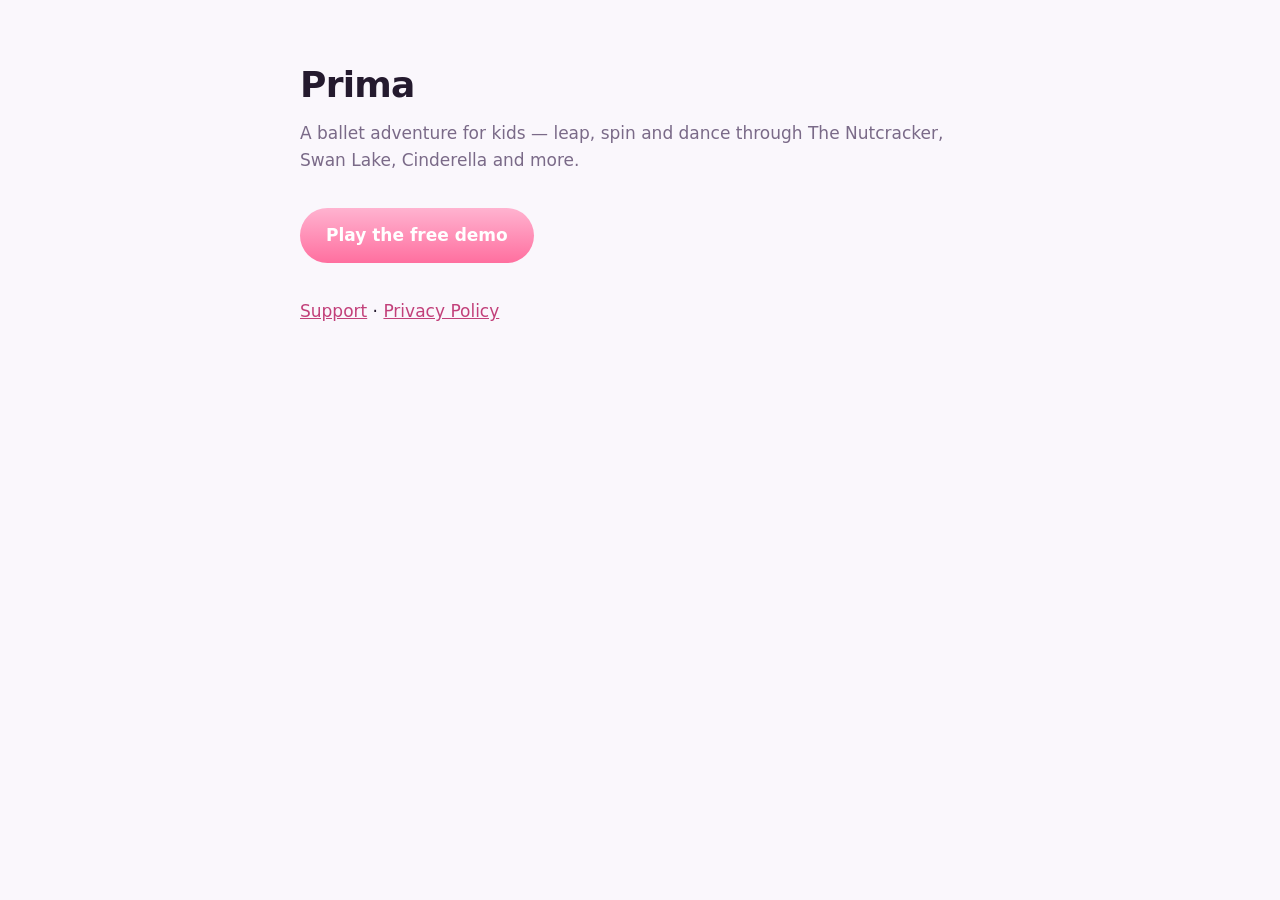
<file: index.html>
<!DOCTYPE html><html lang="en"><head><meta charset="utf-8"><meta name="viewport" content="width=device-width,initial-scale=1"><title>Prima — a ballet adventure</title><link rel="stylesheet" href="style.css"></head><body><main>
<h1>Prima</h1><p class="sub">A ballet adventure for kids — leap, spin and dance through The Nutcracker, Swan Lake, Cinderella and more.</p>
<p><a href="play/" style="display:inline-block;margin:6px 0 18px;padding:14px 26px;border-radius:999px;background:linear-gradient(180deg,#ffb3d0,#ff6f9f);color:#fff;font-weight:700;text-decoration:none">Play the free demo</a></p>
<p><a href="support.html">Support</a> · <a href="privacy.html">Privacy Policy</a></p>
</main></body></html>
</file>
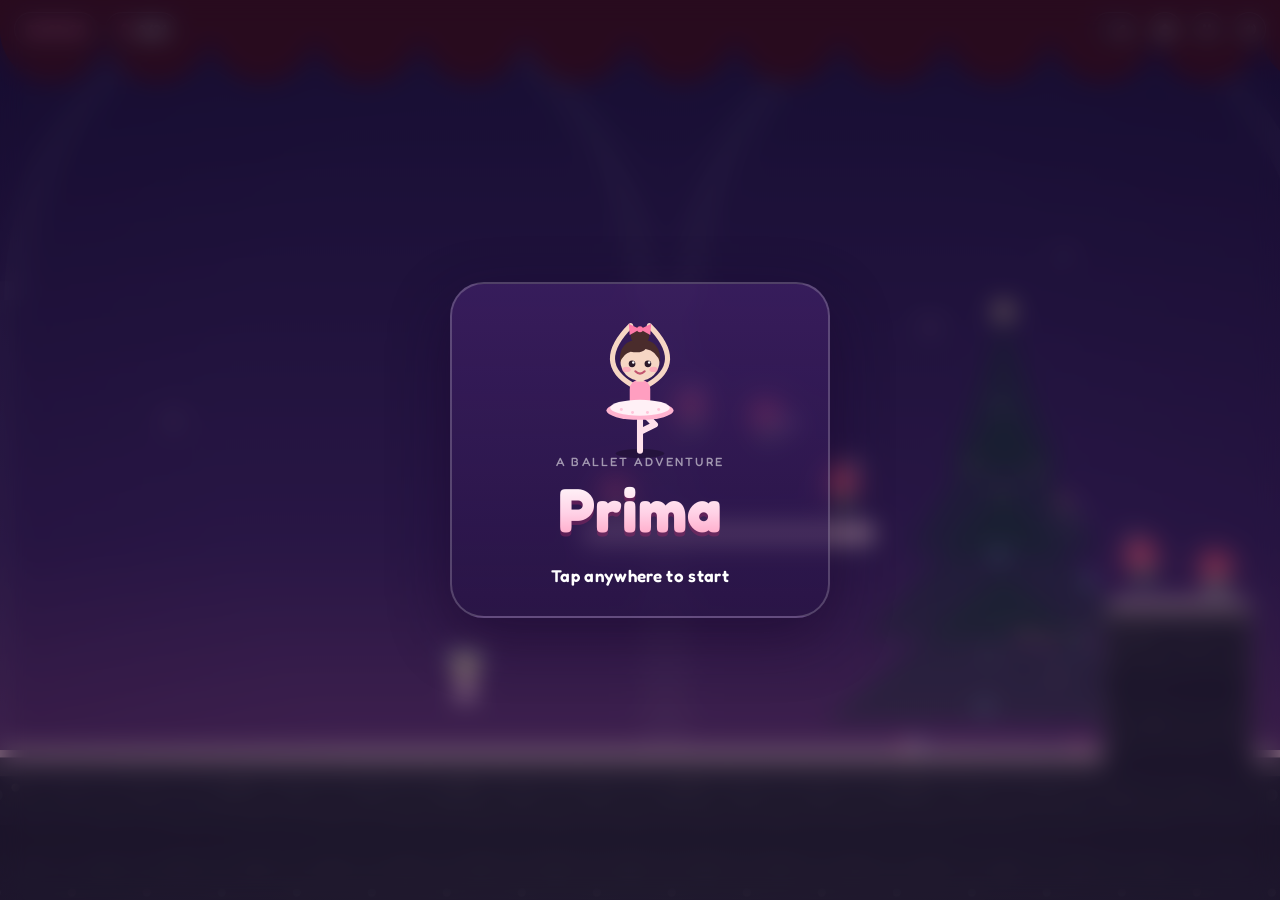
<file: play/index.html>
<!DOCTYPE html>
<html lang="en">
<head>
<meta charset="utf-8">
<meta name="viewport" content="width=device-width,initial-scale=1,maximum-scale=1,user-scalable=no,viewport-fit=cover">
<title>Prima: Ballet Adventure — free demo</title>
<meta name="description" content="Play the free Nutcracker chapter of Prima: Ballet Adventure, a ballet platformer for kids. No ads, no tracking.">
<link rel="stylesheet" href="css/fonts.css">
<link rel="stylesheet" href="css/style.css">
</head>
<body>
<canvas id="c"></canvas>

<div class="hud" id="hud">
  <div class="pill" id="hearts"></div>
  <div class="pill"><span id="itemIcon"></span><span id="items">0</span></div>
  <div class="spacer"></div>
  <div class="pill" id="powPill" style="display:none"><span id="powIcon"></span><span class="pbar"><i id="powBar"></i></span></div>
  <div class="pill" id="timerPill" style="display:none"><svg width="14" height="14" viewBox="0 0 24 24"><circle cx="12" cy="13" r="8" fill="none" stroke="#fff" stroke-width="2"/><path d="M12 9v4l2.5 2M9 2h6" stroke="#fff" stroke-width="2" stroke-linecap="round"/></svg><span id="timer">0</span></div>
  <div class="pill"><span class="beat" id="beat"></span><span id="score">0</span></div>
  <button class="pill iconbtn" id="home" aria-label="Home"><svg width="16" height="16" viewBox="0 0 24 24"><path d="M4 11l8-7 8 7v9a1 1 0 01-1 1h-4v-6h-6v6H5a1 1 0 01-1-1z" fill="#fff"/></svg></button>
  <button class="pill iconbtn" id="menu" aria-label="Pause"><svg width="16" height="16" viewBox="0 0 24 24"><rect x="6" y="5" width="4" height="14" rx="1.5" fill="#fff"/><rect x="14" y="5" width="4" height="14" rx="1.5" fill="#fff"/></svg></button>
  <button class="pill iconbtn" id="mute" aria-label="Sound"></button>
</div>
<div class="toast" id="toast"></div>
<div class="btoast" id="badgeToast"></div>
<div class="intro" id="intro"><small id="introAct"></small><b id="introName"></b></div>

<div class="controls" id="controls">
  <div class="dpad" id="dpad">
    <div class="l"><svg width="20" height="20" viewBox="0 0 24 24"><path d="M15 5l-7 7 7 7" stroke="#fff" stroke-width="2.4" fill="none" stroke-linecap="round" stroke-linejoin="round"/></svg></div>
    <div class="r"><svg width="20" height="20" viewBox="0 0 24 24"><path d="M9 5l7 7-7 7" stroke="#fff" stroke-width="2.4" fill="none" stroke-linecap="round" stroke-linejoin="round"/></svg></div>
  </div>
  <div class="acts">
    <div class="btn" data-k="spin">Spin</div>
    <div class="btn big" data-k="jump">Leap</div>
  </div>
</div>

<div class="dhud" id="dhud">
  <div class="pill" id="dplayer">Player 1</div>
  <div class="pill" id="dscore">0</div>
  <div class="spacer"></div>
  <button class="pill iconbtn" id="dpause" aria-label="Pause"><svg width="14" height="14" viewBox="0 0 24 24"><rect x="6" y="5" width="4" height="14" rx="1.5" fill="#fff"/><rect x="14" y="5" width="4" height="14" rx="1.5" fill="#fff"/></svg></button>
  <button class="pill iconbtn" id="dquit" aria-label="Quit"><svg width="14" height="14" viewBox="0 0 24 24"><path d="M6 6l12 12M18 6L6 18" stroke="#fff" stroke-width="2.4" stroke-linecap="round"/></svg></button>
</div>
<div class="lanes" id="lanes">
  <div class="lane" data-l="0" style="--c:#ff9ec0"><i></i><span>Plié</span><kbd>D</kbd></div>
  <div class="lane" data-l="1" style="--c:#9fd0ff"><i></i><span>Arabesque</span><kbd>F</kbd></div>
  <div class="lane" data-l="2" style="--c:#ffd36e"><i></i><span>Jeté</span><kbd>J</kbd></div>
  <div class="lane" data-l="3" style="--c:#c9a6ff"><i></i><span>Pirouette</span><kbd>K</kbd></div>
</div>

<div class="map hidden" id="map">
  <div class="mapscroll" id="mapscroll"><div class="mapinner" id="mapinner"></div></div>
  <div class="stopwrap" id="stopwrap"><div class="stopcard" id="stopcard"></div></div>
  <div class="maptop">
    <button class="pill iconbtn" id="mapHome" aria-label="Home"><svg width="16" height="16" viewBox="0 0 24 24"><path d="M4 11l8-7 8 7v9a1 1 0 01-1 1h-4v-6h-6v6H5a1 1 0 01-1-1z" fill="#fff"/></svg></button>
    <div class="pill" id="mapWho">Story Map</div><div class="spacer"></div>
    <div class="pill" id="mapStars"></div>
  </div>
</div>
<div class="coopctl" id="coopctl">
  <div class="cl" data-who="1"><div class="cdp"><div data-dir="left">◀</div><div data-dir="right">▶</div></div><div class="cbt"><div data-ck="spin">Spin</div><div data-ck="jump" class="big">Leap</div></div><span class="ctag" style="background:#ff9ec0">P1</span></div>
  <div class="cl" data-who="2"><div class="cdp"><div data-dir="left">◀</div><div data-dir="right">▶</div></div><div class="cbt"><div data-ck="spin">Spin</div><div data-ck="jump" class="big">Leap</div></div><span class="ctag" style="background:#3fc8a0">P2</span></div>
</div>
<div class="maker hidden" id="maker">
  <div class="mktop">
    <button class="pill iconbtn" id="mkHome" aria-label="Home"><svg width="16" height="16" viewBox="0 0 24 24"><path d="M4 11l8-7 8 7v9a1 1 0 01-1 1h-4v-6h-6v6H5a1 1 0 01-1-1z" fill="#fff"/></svg></button>
    <div class="mkslots" id="mkSlots"></div><div class="spacer"></div>
    <button class="pill" id="mkThemeBtn">World: <b id="mkTheme"></b></button>
    <button class="pill" id="mkClear">Clear</button>
    <button class="mkplay" id="mkPlay">Play ▶</button>
  </div>
  <div class="mkwrap" id="mkWrap"><canvas id="mkCanvas"></canvas></div>
  <div class="mktools" id="mkTools"></div>
</div>
<div class="overlay" id="overlay"><div class="deco" id="deco"></div><div class="card" id="card"></div></div>

<script>
// Web demo settings. Paste the App Store link here on launch day.
window.PRIMA_WEB_DEMO=true;
window.PRIMA_APP_STORE_URL="";
</script>
<script src="js/setup.js"></script>
<script src="js/levels.js"></script>
<script src="js/engine.js"></script>
<script src="js/ui.js"></script>
<script src="js/update.js"></script>
<script src="js/render.js"></script>
<script src="js/battle.js"></script>
<script src="js/store.js"></script>
<script src="js/main.js"></script>
</body>
</html>
</file>
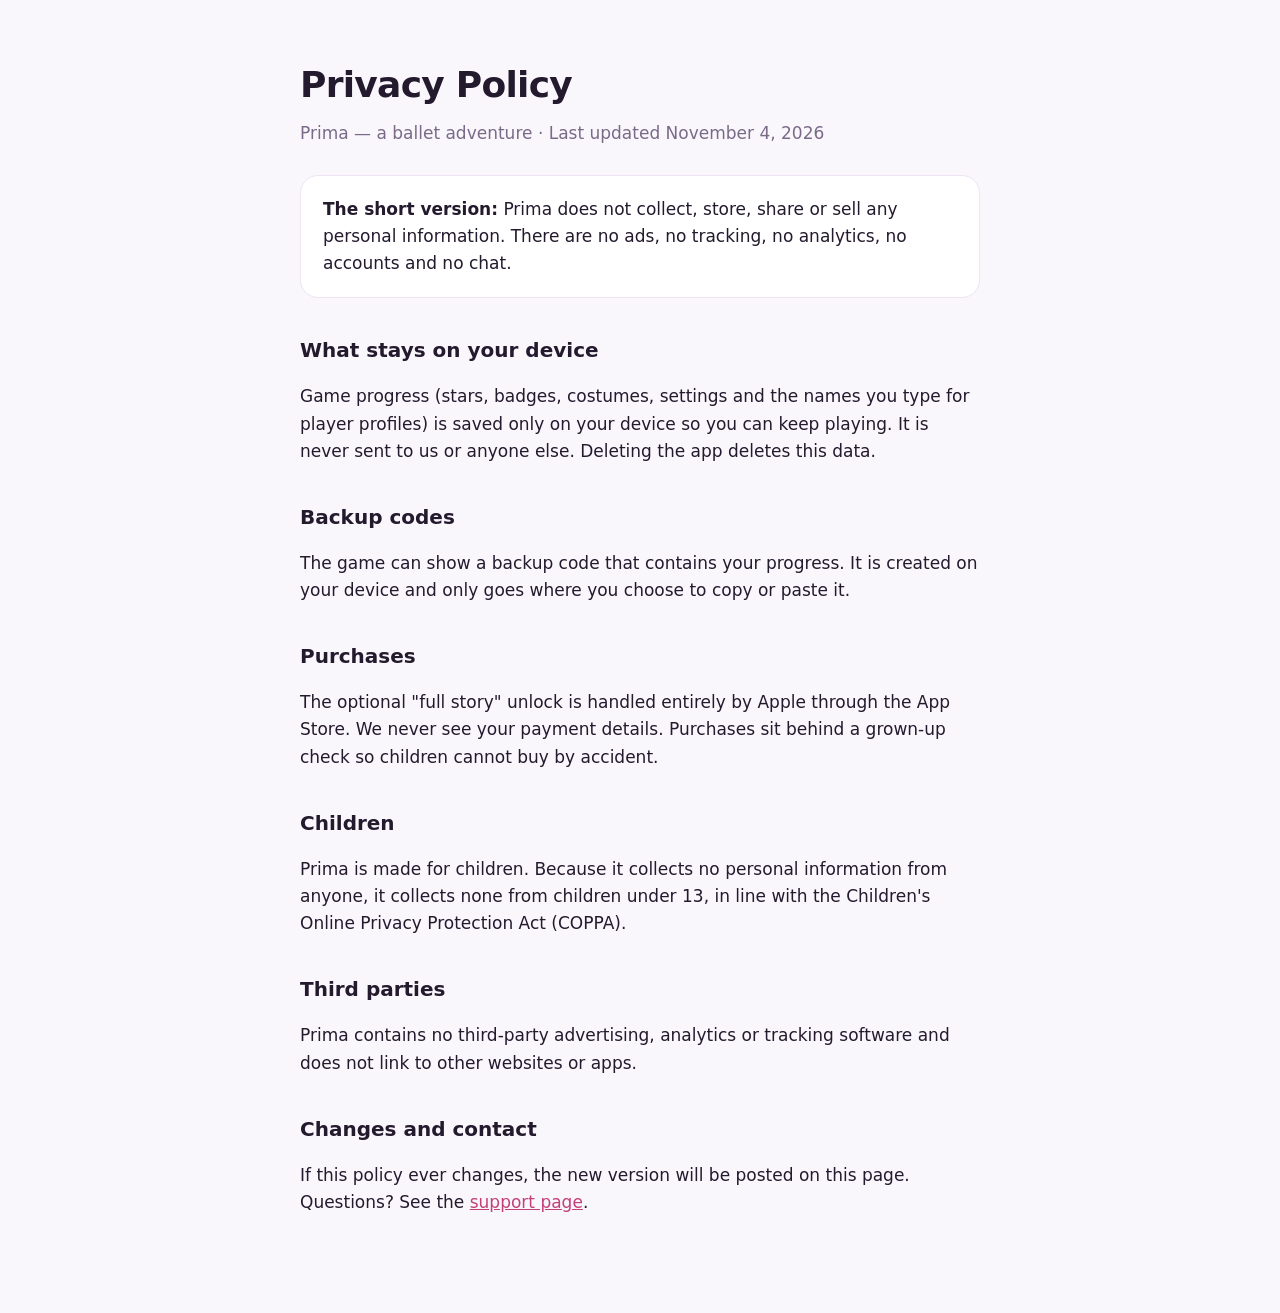
<file: privacy.html>
<!DOCTYPE html><html lang="en"><head><meta charset="utf-8"><meta name="viewport" content="width=device-width,initial-scale=1"><title>Prima — Privacy Policy</title><link rel="stylesheet" href="style.css"></head><body><main>
<h1>Privacy Policy</h1><p class="sub">Prima — a ballet adventure · Last updated November 4, 2026</p>
<div class="card"><b>The short version:</b> Prima does not collect, store, share or sell any personal information. There are no ads, no tracking, no analytics, no accounts and no chat.</div>
<h2>What stays on your device</h2>
<p>Game progress (stars, badges, costumes, settings and the names you type for player profiles) is saved only on your device so you can keep playing. It is never sent to us or anyone else. Deleting the app deletes this data.</p>
<h2>Backup codes</h2>
<p>The game can show a backup code that contains your progress. It is created on your device and only goes where you choose to copy or paste it.</p>
<h2>Purchases</h2>
<p>The optional "full story" unlock is handled entirely by Apple through the App Store. We never see your payment details. Purchases sit behind a grown-up check so children cannot buy by accident.</p>
<h2>Children</h2>
<p>Prima is made for children. Because it collects no personal information from anyone, it collects none from children under 13, in line with the Children's Online Privacy Protection Act (COPPA).</p>
<h2>Third parties</h2>
<p>Prima contains no third-party advertising, analytics or tracking software and does not link to other websites or apps.</p>
<h2>Changes and contact</h2>
<p>If this policy ever changes, the new version will be posted on this page. Questions? See the <a href="support.html">support page</a>.</p>
</main></body></html>
</file>
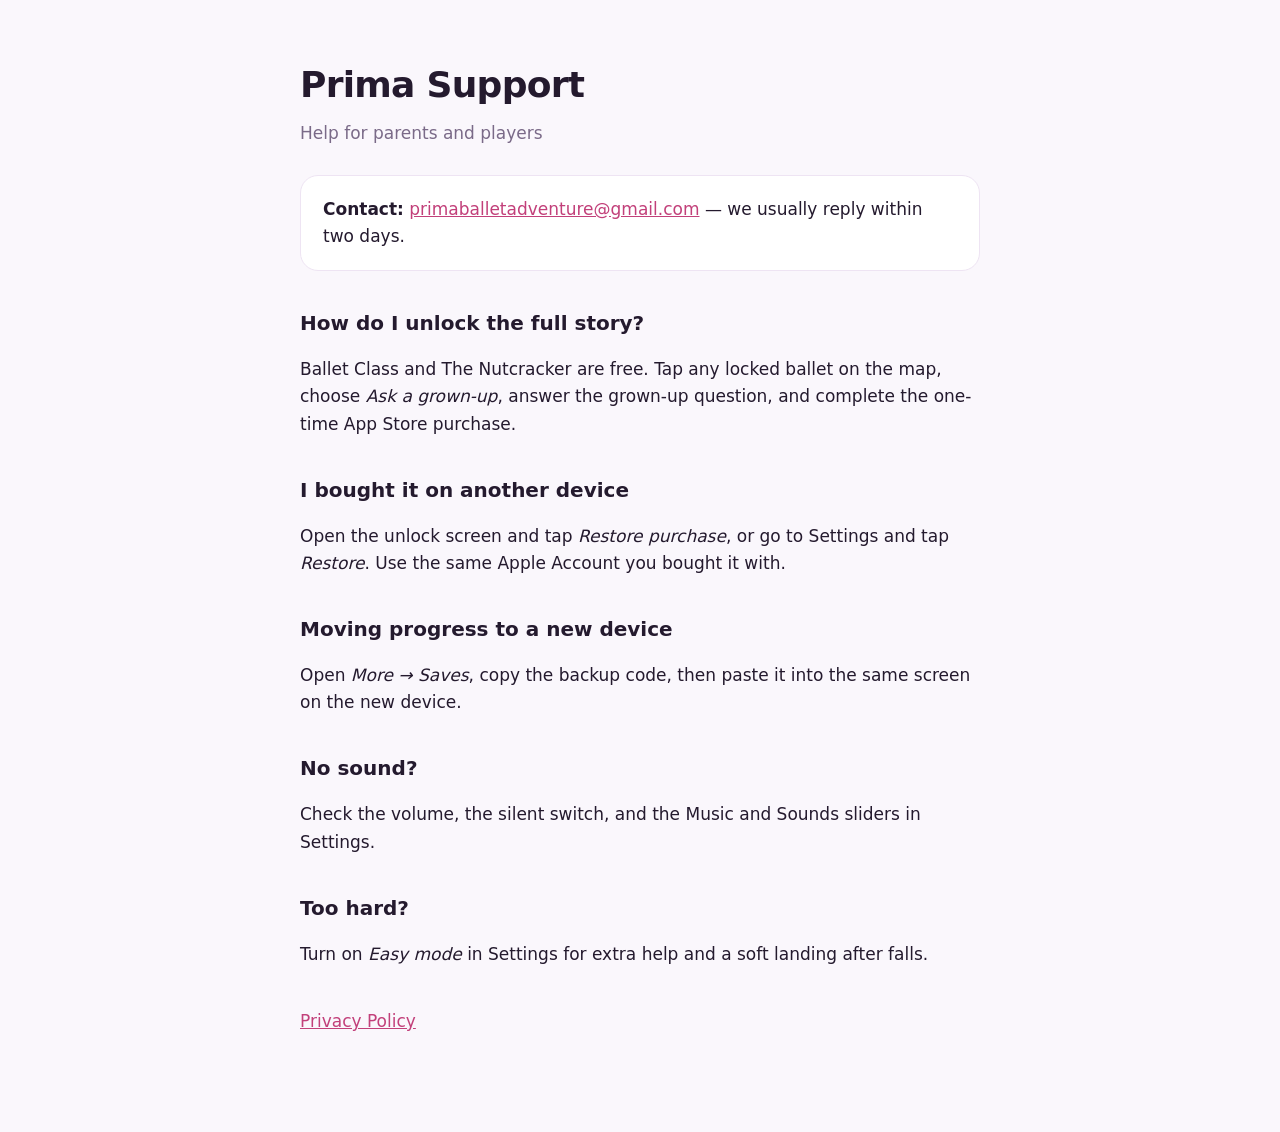
<file: support.html>
<!DOCTYPE html><html lang="en"><head><meta charset="utf-8"><meta name="viewport" content="width=device-width,initial-scale=1"><title>Prima — Support</title><link rel="stylesheet" href="style.css"></head><body><main>
<h1>Prima Support</h1><p class="sub">Help for parents and players</p>
<div class="card" id="contact"><b>Contact:</b> <a href="mailto:primaballetadventure@gmail.com">primaballetadventure@gmail.com</a> — we usually reply within two days.</div>
<h2>How do I unlock the full story?</h2><p>Ballet Class and The Nutcracker are free. Tap any locked ballet on the map, choose <i>Ask a grown-up</i>, answer the grown-up question, and complete the one-time App Store purchase.</p>
<h2>I bought it on another device</h2><p>Open the unlock screen and tap <i>Restore purchase</i>, or go to Settings and tap <i>Restore</i>. Use the same Apple Account you bought it with.</p>
<h2>Moving progress to a new device</h2><p>Open <i>More → Saves</i>, copy the backup code, then paste it into the same screen on the new device.</p>
<h2>No sound?</h2><p>Check the volume, the silent switch, and the Music and Sounds sliders in Settings.</p>
<h2>Too hard?</h2><p>Turn on <i>Easy mode</i> in Settings for extra help and a soft landing after falls.</p>
<p style="margin-top:40px"><a href="privacy.html">Privacy Policy</a></p>
</main></body></html>
</file>
<file: style.css>
:root{color-scheme:light dark}
body{margin:0;font:17px/1.6 -apple-system,system-ui,Inter,sans-serif;background:#faf7fc;color:#241a2e}
main{max-width:680px;margin:0 auto;padding:56px 24px 80px}
h1{font-size:36px;letter-spacing:-.02em;margin:0 0 6px}h2{font-size:20px;margin:36px 0 8px}
.sub{color:#7a6a88;margin:0 0 28px}a{color:#c2407a}
.card{background:#fff;border:1px solid #eee4f3;border-radius:18px;padding:20px 22px;margin:18px 0}
@media (prefers-color-scheme:dark){body{background:#140c1e;color:#f2eaf7}.card{background:#1e1430;border-color:#2e2244}.sub{color:#b3a3c2}a{color:#ff9ec0}}
</file>
<file: play/css/fonts.css>
@font-face{font-family:'Fredoka';font-style:normal;font-weight:400;font-display:swap;src:url(../fonts/fredoka-latin-400-normal.woff2) format('woff2')}
@font-face{font-family:'Fredoka';font-style:normal;font-weight:500;font-display:swap;src:url(../fonts/fredoka-latin-500-normal.woff2) format('woff2')}
@font-face{font-family:'Fredoka';font-style:normal;font-weight:600;font-display:swap;src:url(../fonts/fredoka-latin-600-normal.woff2) format('woff2')}
@font-face{font-family:'Fredoka';font-style:normal;font-weight:700;font-display:swap;src:url(../fonts/fredoka-latin-700-normal.woff2) format('woff2')}
@font-face{font-family:'Inter';font-style:normal;font-weight:400;font-display:swap;src:url(../fonts/inter-latin-400-normal.woff2) format('woff2')}
@font-face{font-family:'Inter';font-style:normal;font-weight:500;font-display:swap;src:url(../fonts/inter-latin-500-normal.woff2) format('woff2')}
@font-face{font-family:'Inter';font-style:normal;font-weight:600;font-display:swap;src:url(../fonts/inter-latin-600-normal.woff2) format('woff2')}
@font-face{font-family:'Inter';font-style:normal;font-weight:700;font-display:swap;src:url(../fonts/inter-latin-700-normal.woff2) format('woff2')}
</file>
<file: play/css/style.css>
:root{--glass:rgba(255,255,255,.10);--line:rgba(255,255,255,.16)}
*{box-sizing:border-box;margin:0;padding:0;-webkit-tap-highlight-color:transparent;user-select:none;-webkit-user-select:none;-webkit-touch-callout:none}
html,body{height:100%;background:#0d0a18;overflow:hidden;font-family:Fredoka,Inter,-apple-system,system-ui,sans-serif;color:#fff;touch-action:none;overscroll-behavior:none}
canvas{position:fixed;inset:0;width:100%;height:100%;display:block}
.hud{position:fixed;top:calc(env(safe-area-inset-top) + 12px);left:calc(env(safe-area-inset-left) + 14px);right:calc(env(safe-area-inset-right) + 14px);display:flex;align-items:center;gap:8px;z-index:5;pointer-events:none;opacity:0;transition:opacity .6s}
.hud.show{opacity:1}
.pill{display:flex;align-items:center;gap:6px;height:34px;padding:0 12px;border-radius:999px;background:rgba(30,16,50,.32);backdrop-filter:blur(16px);-webkit-backdrop-filter:blur(16px);border:1px solid var(--line);font-size:14px;font-weight:600;font-variant-numeric:tabular-nums;letter-spacing:-.01em}
.pill svg{display:block}
.spacer{flex:1}
.beat{width:8px;height:8px;border-radius:50%;background:#ffc6dc}
.iconbtn{pointer-events:auto;width:34px;padding:0;justify-content:center;cursor:pointer;color:#fff;font:inherit}
.controls{position:fixed;left:0;right:0;bottom:0;padding:0 calc(env(safe-area-inset-right) + 18px) calc(env(safe-area-inset-bottom) + 18px) calc(env(safe-area-inset-left) + 18px);display:flex;justify-content:space-between;align-items:flex-end;z-index:5;pointer-events:none;opacity:0;transition:opacity .6s}
.controls.show{opacity:1}
.controls.show .dpad,.controls.show .acts{pointer-events:auto}
.dpad{display:flex;width:156px;height:72px;border-radius:999px;background:var(--glass);border:1px solid var(--line);backdrop-filter:blur(16px);-webkit-backdrop-filter:blur(16px);overflow:hidden}
.dpad div{flex:1;display:grid;place-items:center;transition:background .12s}
.dpad div.on{background:rgba(255,255,255,.22)}
.acts{display:flex;gap:14px;align-items:flex-end}
.btn{width:66px;height:66px;border-radius:50%;background:var(--glass);border:1px solid var(--line);backdrop-filter:blur(16px);-webkit-backdrop-filter:blur(16px);display:grid;place-items:center;color:#fff;font-size:12px;font-weight:600;letter-spacing:.06em;text-transform:uppercase;transition:transform .12s cubic-bezier(.2,.8,.2,1),background .12s}
.btn.big{width:84px;height:84px;margin-bottom:22px;background:rgba(255,198,220,.18)}
.btn.on{transform:scale(.9);background:rgba(255,255,255,.3)}
@media (hover:hover) and (pointer:fine){.controls{display:none}}
.overlay{position:fixed;inset:0;display:grid;place-items:center;z-index:10;background:rgba(10,7,20,.4);backdrop-filter:blur(12px);-webkit-backdrop-filter:blur(12px);transition:opacity .5s;padding:12px}
.overlay.hidden{opacity:0;pointer-events:none}
.card{text-align:center;padding:34px 24px 26px;border-radius:30px;background:rgba(255,255,255,.07);border:1px solid var(--line);max-width:380px;width:100%;max-height:100%;overflow:auto;animation:rise .8s cubic-bezier(.2,.8,.2,1)}
.eyebrow{font-size:12px;letter-spacing:.22em;text-transform:uppercase;opacity:.55}
h1{font-size:56px;font-weight:700;letter-spacing:-.045em;line-height:1.05;margin-top:8px;background:linear-gradient(180deg,#fff,#ffc6dc);-webkit-background-clip:text;background-clip:text;color:transparent}
.sub{opacity:.7;margin-top:8px;font-size:15px;line-height:1.5}
.cta{margin-top:24px;padding:15px 34px;border-radius:999px;border:none;background:#fff;color:#16111f;font-weight:600;font-size:16px;font-family:inherit;cursor:pointer;transition:transform .2s}
.cta:active,.act:active{transform:scale(.96)}
.ghost{display:block;margin:14px auto 0;background:none;border:none;color:#fff;opacity:.6;font:500 15px Fredoka,Inter,system-ui,sans-serif;cursor:pointer}
.howto{margin-top:20px;font-size:12.5px;opacity:.5;line-height:1.7}
.stats{display:flex;justify-content:center;gap:30px;margin-top:20px}
.stat b{display:block;font-size:30px;font-weight:700;letter-spacing:-.02em;font-variant-numeric:tabular-nums}
.stat span{font-size:11px;opacity:.55;letter-spacing:.14em;text-transform:uppercase}
.list{margin-top:22px;display:flex;flex-direction:column;gap:10px}
.act{display:flex;align-items:center;gap:14px;width:100%;padding:12px 14px;border-radius:18px;background:rgba(255,255,255,.07);border:1px solid var(--line);color:#fff;font:inherit;text-align:left;cursor:pointer;transition:transform .2s,background .2s;animation:rise .7s cubic-bezier(.2,.8,.2,1) both}
.act:hover{background:rgba(255,255,255,.12)}
.act:disabled{opacity:.38;cursor:default}
.num{width:38px;height:38px;flex:none;border-radius:12px;display:grid;place-items:center;font-weight:700;font-size:14px}
.act .t{flex:1;display:flex;flex-direction:column;gap:2px}
.act b{font-size:15px;font-weight:600}
.act small{font-size:12px;opacity:.55}
.act .go{opacity:.5;font-size:18px}
@keyframes rise{from{opacity:0;transform:translateY(24px) scale(.97)}to{opacity:1;transform:none}}
.toast{text-shadow:0 1px 3px rgba(20,0,40,.7),0 0 12px rgba(20,0,40,.5);font-weight:600;position:fixed;left:50%;top:calc(env(safe-area-inset-top) + 60px);transform:translateX(-50%);font-size:12px;letter-spacing:.2em;text-transform:uppercase;opacity:0;transition:opacity .5s;z-index:6;pointer-events:none;white-space:nowrap}
.toast.show{opacity:.75}
.intro{position:fixed;left:0;right:0;top:34%;text-align:center;z-index:6;pointer-events:none;opacity:0}
.intro small{display:block;font-size:12px;letter-spacing:.3em;text-transform:uppercase;opacity:.6}
.intro b{display:block;font-size:40px;font-weight:700;letter-spacing:-.04em;margin-top:6px}
.intro.play{animation:intro 2.8s cubic-bezier(.2,.8,.2,1) forwards}
@keyframes intro{0%{opacity:0;transform:translateY(16px);filter:blur(6px)}18%{opacity:1;transform:none;filter:none}75%{opacity:1}100%{opacity:0;transform:translateY(-10px)}}
.bgrid{display:grid;grid-template-columns:1fr 1fr;gap:8px;margin-top:16px}
.bgrid button{padding:11px 8px;border-radius:16px;border:2px solid rgba(255,255,255,.16);background:rgba(255,255,255,.07);color:#fff;font:600 14px Fredoka,Inter,system-ui,sans-serif;cursor:pointer;transition:transform .15s,background .2s}
.bgrid button.on{background:linear-gradient(180deg,#fff,#ffe3ef);color:#b03a6a;border-color:transparent;box-shadow:0 3px 0 rgba(176,58,106,.35)}
.bgrid button:active{transform:scale(.95)}
.seg{display:flex;gap:4px;padding:4px;border-radius:999px;background:rgba(255,255,255,.07);border:1px solid var(--line);margin-top:18px}
.seg button{flex:1;padding:9px 10px;border-radius:999px;border:none;background:none;color:#fff;font:600 14px Fredoka,Inter,system-ui,sans-serif;opacity:.6;cursor:pointer;transition:background .25s,opacity .25s,color .25s}
.seg button.on{background:#fff;color:#16111f;opacity:1}
.seglabel{font-size:11px;letter-spacing:.16em;text-transform:uppercase;opacity:.45;margin-top:16px;text-align:left;padding-left:4px}
.seglabel+.seg{margin-top:6px}
.act.sel{background:rgba(255,255,255,.16);border-color:rgba(255,255,255,.5)}
.lanes{position:fixed;left:calc(env(safe-area-inset-left) + 14px);right:calc(env(safe-area-inset-right) + 14px);bottom:calc(env(safe-area-inset-bottom) + 14px);display:grid;grid-template-columns:repeat(4,1fr);gap:8px;z-index:5;opacity:0;pointer-events:none;transition:opacity .5s}
.lanes.show{opacity:1;pointer-events:auto}
@media (min-aspect-ratio:6/5){.lanes{left:auto;width:min(400px,52vw)}}
.lane{height:64px;border-radius:18px;background:var(--glass);border:1px solid var(--line);backdrop-filter:blur(16px);-webkit-backdrop-filter:blur(16px);display:flex;flex-direction:column;align-items:center;justify-content:center;gap:5px;font-size:11px;font-weight:600;letter-spacing:.03em;transition:transform .1s,background .1s;cursor:pointer}
.lane i{width:10px;height:10px;border-radius:50%;background:var(--c);box-shadow:0 0 12px var(--c)}
.lane.on{transform:scale(.93);background:rgba(255,255,255,.25)}
.lane kbd{font:inherit;font-size:10px;opacity:.4}
@media (pointer:coarse){.lane kbd{display:none}}
.dhud{position:fixed;top:calc(env(safe-area-inset-top) + 12px);left:calc(env(safe-area-inset-left) + 14px);right:calc(env(safe-area-inset-right) + 14px);display:flex;align-items:center;gap:8px;z-index:5;pointer-events:none;opacity:0;transition:opacity .5s}
.dhud.show{opacity:1}
.versus{display:flex;justify-content:center;gap:14px;margin-top:20px}
.versus div{flex:1;padding:14px 8px;border-radius:18px;background:rgba(255,255,255,.06);border:1px solid var(--line)}
.versus div.win{border-color:rgba(255,214,110,.7);background:rgba(255,214,110,.1)}
.versus b{display:block;font-size:24px;font-weight:700}
.versus span{font-size:11px;opacity:.55;letter-spacing:.12em;text-transform:uppercase}
.grade{font-size:84px!important}

/* ---- storybook styling ---- */
.card{background:linear-gradient(180deg,rgba(70,36,110,.62),rgba(40,20,70,.62));border:2px solid rgba(255,255,255,.2);border-radius:34px;box-shadow:0 20px 60px rgba(20,0,40,.45)}
h1{font-size:62px;font-weight:700;letter-spacing:0;background:linear-gradient(180deg,#fff 0%,#ffd1e6 55%,#ff9ec0 100%);-webkit-background-clip:text;background-clip:text;filter:drop-shadow(0 4px 0 rgba(150,40,100,.45));animation:wiggle 3.2s ease-in-out infinite}
@keyframes wiggle{0%,100%{transform:rotate(-1.5deg) scale(1)}50%{transform:rotate(1.5deg) scale(1.03)}}
.eyebrow{letter-spacing:.18em;font-weight:500}
.cta{background:linear-gradient(180deg,#ffb3d0,#ff6f9f);color:#fff;font-weight:700;font-size:18px;box-shadow:0 6px 0 #c94a78,0 12px 26px rgba(255,111,159,.45);text-shadow:0 1px 0 rgba(150,30,80,.4);transition:transform .12s,box-shadow .12s}
.cta:active{transform:translateY(4px);box-shadow:0 2px 0 #c94a78,0 6px 14px rgba(255,111,159,.4)}
.seg{border-width:2px}
.seg button{font-weight:600;font-size:14px}
.seg button.on{background:linear-gradient(180deg,#fff,#ffe3ef);color:#b03a6a;box-shadow:0 3px 0 rgba(176,58,106,.35)}
.act{border-radius:22px;border-width:2px}
.num{width:44px;height:44px;border-radius:15px;box-shadow:inset 0 -3px 0 rgba(0,0,0,.15),0 3px 8px rgba(0,0,0,.2)}
.num svg{width:24px;height:24px;filter:drop-shadow(0 1px 1px rgba(0,0,0,.3))}
.act b{font-size:16px}
.intro b{font-size:48px;font-weight:700;letter-spacing:0;filter:drop-shadow(0 4px 0 rgba(120,40,100,.45))}
.intro.play{animation:intro 3s cubic-bezier(.34,1.56,.64,1) forwards}
.btn,.lane{font-family:Fredoka,Inter,system-ui,sans-serif;font-size:13px;letter-spacing:.04em}
.pill{font-family:Fredoka,Inter,system-ui,sans-serif}
.hero{width:118px;height:140px;margin:2px auto -6px;animation:bob 2.2s ease-in-out infinite}
.hero svg{width:100%;height:100%;overflow:visible;animation:twirl 4.5s ease-in-out infinite;transform-origin:50% 60%}
@keyframes bob{0%,100%{transform:translateY(0)}50%{transform:translateY(-8px)}}
@keyframes twirl{0%,58%,100%{transform:scaleX(1)}63%{transform:scaleX(-1)}68%{transform:scaleX(1)}73%{transform:scaleX(-1)}78%{transform:scaleX(1)}}
.hero .hp{display:none}.hero.h-bow .g-bow,.hero.h-swan .g-swan,.hero.h-tiara .g-tiara,.hero.h-flower .g-flower,.hero.h-star .g-star,.hero.h-bunny .g-bunny,.hero.h-cat .g-cat{display:inline}
.hero.rb rect[rx="10"]{animation:rbw 3s linear infinite}@keyframes rbw{0%{fill:#ff7aa8}25%{fill:#ffd36e}50%{fill:#7fe0c0}75%{fill:#9fd0ff}100%{fill:#ff7aa8}}
.deco{position:absolute;inset:0;overflow:hidden;pointer-events:none}
.deco span{position:absolute;bottom:-40px;animation:floatup linear infinite;opacity:.8}
@keyframes floatup{0%{transform:translateY(0) rotate(0) scale(.8);opacity:0}10%{opacity:.85}90%{opacity:.85}100%{transform:translateY(-115vh) rotate(200deg) scale(1.1);opacity:0}}
.overlay{overflow:hidden}
.card{position:relative;z-index:1}

.map{position:fixed;inset:0;z-index:12;background:#140c2c;transition:opacity .45s}
.map.hidden{opacity:0;pointer-events:none}
.map.hidden *,.maker.hidden *,.overlay.hidden *{pointer-events:none!important}
.mapscroll{position:absolute;inset:0;overflow-y:auto;overflow-x:hidden;-webkit-overflow-scrolling:touch;touch-action:pan-y;overscroll-behavior:contain}
.mapinner{position:relative;width:100%}
.band{position:absolute;left:0;right:0}
.maptop{position:fixed;top:calc(env(safe-area-inset-top) + 12px);left:calc(env(safe-area-inset-left) + 14px);right:calc(env(safe-area-inset-right) + 14px);display:flex;gap:8px;align-items:center;z-index:13;pointer-events:none}
.maptop .pill{pointer-events:auto;background:rgba(30,16,50,.55)}
.node{position:absolute;transform:translate(-50%,-50%);display:flex;flex-direction:column;align-items:center;gap:4px;background:none;border:none;color:#fff;font:inherit;cursor:pointer;width:130px;z-index:2;padding:0}
.nd{width:68px;height:68px;border-radius:50%;display:grid;place-items:center;box-shadow:0 6px 0 rgba(0,0,0,.25),inset 0 -4px 0 rgba(0,0,0,.15);border:3px solid #fff;position:relative;transition:transform .2s}
.nd svg{width:32px;height:32px;filter:drop-shadow(0 1px 1px rgba(0,0,0,.3))}
.node:active .nd{transform:scale(.92)}
.nl{font-size:14px;font-weight:600;text-shadow:0 1px 3px rgba(0,0,0,.6);white-space:nowrap}
.ns{display:flex;gap:2px;margin-top:-3px}
.node.locked{cursor:default}
.node.locked .nd{filter:grayscale(.85) brightness(.65);border-color:rgba(255,255,255,.35)}
.node.locked .nl{opacity:.5}
.lockb{position:absolute;right:-5px;bottom:-5px;width:26px;height:26px;border-radius:50%;background:#2a1a40;display:grid;place-items:center;border:2px solid rgba(255,255,255,.6)}
.lockb svg{width:12px!important;height:12px!important}
.node.cur .nd::before{content:'';position:absolute;inset:-10px;border-radius:50%;border:3px solid rgba(255,255,255,.75);animation:ring 1.6s ease-out infinite}
@keyframes ring{0%{transform:scale(.85);opacity:1}100%{transform:scale(1.4);opacity:0}}
.node.pop .nd{animation:popn .8s cubic-bezier(.34,1.56,.64,1)}
@keyframes popn{0%{transform:scale(.4) rotate(-20deg)}100%{transform:scale(1)}}
.banner{position:absolute;left:50%;transform:translate(-50%,-50%);padding:8px 20px;border-radius:999px;background:rgba(255,255,255,.94);color:#6a2a6a;text-align:center;box-shadow:0 6px 0 rgba(0,0,0,.2);white-space:nowrap;z-index:2}
.banner small{display:block;font-size:10px;letter-spacing:.18em;text-transform:uppercase;opacity:.6;font-weight:600}
.banner b{font-size:17px}
.mpath{position:absolute;left:0;top:0;pointer-events:none;z-index:1}
.avatar{position:absolute;transform:translate(-50%,-100%);transition:left 1.4s ease-in-out,top 1.4s ease-in-out;z-index:3;pointer-events:none}
.avatar .hero{width:56px;height:66px;margin:0}
.avatar.walk .hero{animation:hopwalk .35s ease-in-out infinite}
@keyframes hopwalk{0%,100%{transform:translateY(0)}50%{transform:translateY(-16px)}}
.decor{position:absolute;opacity:.22;animation:bob 3.4s ease-in-out infinite;pointer-events:none}
.decor svg{width:28px;height:28px}
.bigstars{display:flex;justify-content:center;gap:6px;margin-top:14px}
.bigstars svg{width:38px;height:38px;animation:popn .6s cubic-bezier(.34,1.56,.64,1) both}
.progress{margin-top:16px;font-size:15px;opacity:.8}

.toprow{display:flex;align-items:center;gap:8px;margin:-14px -6px 4px}
.chip{display:flex;align-items:center;gap:8px;padding:5px 12px 5px 5px;border-radius:999px;border:2px solid rgba(255,255,255,.18);background:rgba(255,255,255,.08);color:#fff;font:600 14px Fredoka,Inter,system-ui,sans-serif;cursor:pointer}
.pdot{width:26px;height:26px;border-radius:50%;display:grid;place-items:center;font-weight:700;font-size:13px;color:#fff;text-shadow:0 1px 1px rgba(0,0,0,.3);box-shadow:inset 0 -2px 0 rgba(0,0,0,.15)}
.ibtn{width:38px;height:38px;border-radius:50%;border:2px solid rgba(255,255,255,.18);background:rgba(255,255,255,.08);display:grid;place-items:center;cursor:pointer;color:#fff;padding:0}
.ibtn svg{width:18px;height:18px}
.plist{display:flex;flex-direction:column;gap:10px;margin-top:20px}
.prow{display:flex;align-items:center;gap:12px;padding:10px 12px;border-radius:20px;border:2px solid rgba(255,255,255,.16);background:rgba(255,255,255,.07);color:#fff;font:600 16px Fredoka,Inter,system-ui,sans-serif;cursor:pointer;text-align:left}
.prow.on{border-color:#ffd1e6;background:rgba(255,209,230,.16)}
.prow .pdot{width:40px;height:40px;font-size:18px}
.prow small{display:block;font-size:12px;opacity:.6;font-weight:500}
.prow .x{margin-left:auto;opacity:.5;font-size:20px;padding:0 6px}
.field{width:100%;margin-top:16px;padding:13px 16px;border-radius:16px;border:2px solid rgba(255,255,255,.2);background:rgba(255,255,255,.1);color:#fff;font:600 16px Fredoka,Inter,system-ui,sans-serif;outline:none;-webkit-user-select:text;user-select:text}
.swatches{display:flex;justify-content:center;gap:10px;margin-top:14px;flex-wrap:wrap}
.sw{width:34px;height:34px;border-radius:50%;border:3px solid transparent;cursor:pointer;padding:0}
.sw.on{border-color:#fff;transform:scale(1.12)}

.slist{display:flex;flex-direction:column;gap:10px;margin-top:20px;text-align:left}
.srow{display:flex;align-items:center;justify-content:space-between;gap:14px;padding:12px 16px;border-radius:18px;background:rgba(255,255,255,.07);border:2px solid rgba(255,255,255,.14);color:#fff;font:600 15px Fredoka,Inter,system-ui,sans-serif;text-align:left;cursor:pointer;width:100%}
.srow small{display:block;font-size:12px;opacity:.6;font-weight:500;margin-top:2px}
.srow input[type=range]{width:52%;accent-color:#ff8fbf;height:28px}
.tog i{flex:none;width:50px;height:30px;border-radius:999px;background:rgba(255,255,255,.2);position:relative;transition:background .25s}
.tog i::after{content:'';position:absolute;top:3px;left:3px;width:24px;height:24px;border-radius:50%;background:#fff;transition:transform .3s cubic-bezier(.34,1.56,.64,1);box-shadow:0 2px 4px rgba(0,0,0,.25)}
.tog.on i{background:#ff8fbf}.tog.on i::after{transform:translateX(20px)}

.btoast{position:fixed;left:50%;top:calc(env(safe-area-inset-top) + 12px);transform:translate(-50%,-200%);opacity:0;z-index:30;display:flex;align-items:center;gap:12px;padding:8px 18px 8px 8px;border-radius:999px;background:rgba(255,255,255,.96);color:#5a2a6a;box-shadow:0 8px 28px rgba(30,0,50,.35);transition:transform .55s cubic-bezier(.34,1.56,.64,1),opacity .3s;pointer-events:none;white-space:nowrap}
.btoast.show{transform:translate(-50%,0);opacity:1}
.btoast small{display:block;font-size:11px;letter-spacing:.12em;text-transform:uppercase;opacity:.6;font-weight:600}
.btoast b{font-size:17px}
.bicon{width:44px;height:44px;border-radius:50%;display:grid;place-items:center;flex:none;box-shadow:inset 0 -3px 0 rgba(0,0,0,.15)}
.bicon svg{width:22px;height:22px}
.bgrid2{display:grid;grid-template-columns:1fr 1fr;gap:10px;margin-top:18px}
.badge{display:flex;flex-direction:column;align-items:center;gap:4px;padding:14px 8px;border-radius:20px;background:rgba(255,255,255,.06);border:2px solid rgba(255,255,255,.12);animation:rise .6s cubic-bezier(.2,.8,.2,1) both}
.badge .bicon{width:52px;height:52px;opacity:.45}
.badge.got .bicon{opacity:1}
.badge b{font-size:14px;margin-top:4px}.badge small{font-size:11px;opacity:.6;line-height:1.35}
.badge:not(.got) b{opacity:.55}

.shophero .hero{width:100px;height:120px;margin:6px auto 0}
.coins{display:inline-flex;align-items:center;gap:6px;margin-top:8px;padding:6px 14px;border-radius:999px;background:rgba(255,227,122,.14);color:#ffe9a8;font-weight:600;font-size:15px}
.shopgrid{display:grid;grid-template-columns:repeat(3,1fr);gap:8px;margin-top:14px}
.sitem{display:flex;flex-direction:column;align-items:center;gap:4px;padding:12px 4px 10px;border-radius:18px;border:2px solid rgba(255,255,255,.12);background:rgba(255,255,255,.06);color:#fff;font:600 12.5px Fredoka,Inter,system-ui,sans-serif;cursor:pointer;transition:transform .15s}
.sitem:active{transform:scale(.94)}
.sitem.wear{border-color:#ffd1e6;background:rgba(255,209,230,.16)}
.sitem small{display:flex;align-items:center;gap:3px;font-size:11px;opacity:.75;font-weight:500}
.sitem small svg{width:11px;height:11px}
.swatch{width:42px;height:42px;border-radius:50%;box-shadow:inset 0 -3px 0 rgba(0,0,0,.15);border:2px solid rgba(255,255,255,.6)}
.swatch.hs{display:grid;place-items:center;background:rgba(255,255,255,.12)}
.swatch.hs svg{width:28px;height:28px}
.shopmsg{min-height:20px;margin-top:10px;font-size:14px;color:#ffe9a8}
.pbar{width:46px;height:6px;border-radius:3px;background:rgba(255,255,255,.2);overflow:hidden}.pbar i{display:block;height:100%;background:linear-gradient(90deg,#ffe27a,#ff9ec0);border-radius:3px}
#powIcon{font-size:12px}
.secretdot{position:absolute;top:-4px;left:-4px;width:22px;height:22px;border-radius:50%;background:#ffd36e;display:grid;place-items:center;border:2px solid #fff;box-shadow:0 2px 6px rgba(0,0,0,.3)}.secretdot svg{width:13px!important;height:13px!important}

.storyart{position:relative;height:200px;border-radius:24px;margin-top:14px;overflow:hidden;box-shadow:inset 0 -30px 40px rgba(0,0,0,.15)}
.storyart .shero{position:absolute;left:50%;bottom:6px;transform:translateX(-50%)}
.storyart .shero .hero{width:120px;height:146px;margin:0}
.sicon{position:absolute;right:16px;top:16px;width:58px;height:58px;border-radius:50%;background:rgba(255,255,255,.22);display:grid;place-items:center;border:2px solid rgba(255,255,255,.5);animation:bob 2.6s ease-in-out infinite}
.sicon svg{width:32px;height:32px}
.sfl{position:absolute;opacity:.35;animation:bob 3s ease-in-out infinite}.sfl svg{width:20px;height:20px}
.stxt{margin-top:16px;font-size:18px;line-height:1.45;font-weight:500;animation:rise .6s cubic-bezier(.2,.8,.2,1)}
.sdots{display:flex;justify-content:center;gap:6px;margin-top:14px}.sdots i{width:8px;height:8px;border-radius:50%;background:rgba(255,255,255,.3)}.sdots i.on{background:#ffd1e6;width:22px;border-radius:4px}
@media (max-height:520px){.storyart{height:140px}.storyart .shero .hero{width:80px;height:98px}.stxt{font-size:15px}}

.coopctl{position:fixed;left:0;right:0;bottom:0;display:none;justify-content:space-between;padding:0 calc(env(safe-area-inset-right) + 10px) calc(env(safe-area-inset-bottom) + 10px) calc(env(safe-area-inset-left) + 10px);z-index:5;pointer-events:none}
.coopctl.show{display:flex}
.cl{display:flex;gap:8px;align-items:flex-end;pointer-events:auto;position:relative}
.cl[data-who="2"]{flex-direction:row-reverse}
.cdp{display:flex;border-radius:999px;background:var(--glass);border:1px solid var(--line);overflow:hidden;backdrop-filter:blur(14px)}
.cdp div{width:52px;height:58px;display:grid;place-items:center;font-size:16px;color:#fff}
.cdp div.on,.cbt div.on{background:rgba(255,255,255,.28)}
.cbt{display:flex;flex-direction:column;gap:6px}
.cbt div{width:58px;height:44px;border-radius:16px;display:grid;place-items:center;background:var(--glass);border:1px solid var(--line);font-size:11px;font-weight:600;color:#fff;letter-spacing:.04em;text-transform:uppercase;backdrop-filter:blur(14px)}
.cbt div.big{height:54px;background:rgba(255,198,220,.18)}
.ctag{position:absolute;top:-22px;left:8px;font-size:11px;font-weight:700;padding:2px 8px;border-radius:999px;color:#fff}
.cl[data-who="2"] .ctag{left:auto;right:8px}
@media (hover:hover) and (pointer:fine){.coopctl.show{display:none}}

.maker{position:fixed;inset:0;z-index:12;background:#140c2c;display:flex;flex-direction:column;transition:opacity .4s}
.maker.hidden{opacity:0;pointer-events:none}
.mktop{display:flex;align-items:center;gap:6px;padding:calc(env(safe-area-inset-top) + 10px) calc(env(safe-area-inset-right) + 10px) 8px calc(env(safe-area-inset-left) + 10px);flex-wrap:wrap;flex:none;position:relative;z-index:2}
.mktop .pill{cursor:pointer;color:#fff;font:600 13px Fredoka,Inter,sans-serif;background:rgba(255,255,255,.1)}
.mkslots{display:flex;gap:4px}
.mkslots button{padding:7px 10px;border-radius:999px;border:none;background:rgba(255,255,255,.08);color:#fff;font:600 12px Fredoka,Inter,sans-serif;opacity:.6;cursor:pointer}
.mkslots button.on{background:#fff;color:#b03a6a;opacity:1}
.mkplay{padding:9px 18px;border-radius:999px;border:none;background:linear-gradient(180deg,#ffb3d0,#ff6f9f);color:#fff;font:700 15px Fredoka,Inter,sans-serif;box-shadow:0 4px 0 #c94a78;cursor:pointer}
.mkwrap{flex:1;overflow-x:auto;overflow-y:hidden;-webkit-overflow-scrolling:touch;touch-action:pan-x;margin:0 8px;border-radius:16px;min-height:0}
.mktools{flex:none}
.mktop .pill,.mkplay,.mkslots button{flex:none;white-space:nowrap}
.mkwrap canvas{display:block}
.mktools{display:flex;gap:6px;overflow-x:auto;padding:10px calc(env(safe-area-inset-right) + 10px) calc(env(safe-area-inset-bottom) + 12px) calc(env(safe-area-inset-left) + 10px)}
.mtool{flex:none;display:flex;flex-direction:column;align-items:center;gap:4px;padding:8px 10px;border-radius:14px;border:2px solid rgba(255,255,255,.12);background:rgba(255,255,255,.06);color:#fff;font:600 11px Fredoka,Inter,sans-serif;cursor:pointer;min-width:58px}
.mtool i{width:22px;height:22px;border-radius:7px;box-shadow:inset 0 -2px 0 rgba(0,0,0,.2)}
.mtool.on{border-color:#ffd1e6;background:rgba(255,209,230,.18)}

.controls .dpad{transform:scale(var(--cs,1));transform-origin:bottom left}
.controls .acts{transform:scale(var(--cs,1));transform-origin:bottom right}
.coopctl .cl[data-who="1"]{transform:scale(var(--cs,1));transform-origin:bottom left}
.coopctl .cl[data-who="2"]{transform:scale(var(--cs,1));transform-origin:bottom right}
.controls,.coopctl{transition:opacity .6s}
.controls.show.idle,.coopctl.show.idle{opacity:.28}
.mgrid{display:grid;grid-template-columns:1fr 1fr;gap:10px;margin-top:18px}
.mtile{display:flex;flex-direction:column;align-items:center;gap:6px;padding:16px 8px 14px;border-radius:22px;border:2px solid rgba(255,255,255,.12);background:rgba(255,255,255,.06);color:#fff;font:inherit;cursor:pointer;transition:transform .15s}
.mtile:active{transform:scale(.95)}
.micon{width:56px;height:56px;border-radius:18px;display:grid;place-items:center;box-shadow:inset 0 -3px 0 rgba(0,0,0,.15),0 4px 10px rgba(0,0,0,.2)}
.micon svg{width:28px;height:28px}
.mtile b{font-size:15px}.mtile small{font-size:12px;opacity:.6}
.miniseg{display:flex;gap:3px;padding:3px;border-radius:999px;background:rgba(255,255,255,.08);flex:none}
.miniseg button{padding:6px 10px;border-radius:999px;border:none;background:none;color:#fff;font:600 12px Fredoka,Inter,sans-serif;opacity:.6;cursor:pointer}
.miniseg button.on{background:#fff;color:#b03a6a;opacity:1}
.codebox{font:500 12px ui-monospace,Menlo,monospace;resize:none;word-break:break-all;margin-top:6px;line-height:1.4}
@media (max-height:520px){.hero{width:70px;height:84px;margin:0 auto -4px}h1{font-size:40px}}
@media (max-height:520px){h1{font-size:38px}.card{padding:20px 20px 18px}.howto{display:none}.list{margin-top:14px;gap:8px}.act{padding:9px 12px}.sub{font-size:14px}}

/* full game unlock */
.ugrid{display:flex;flex-wrap:wrap;justify-content:center;gap:8px;margin:20px auto 4px;max-width:380px}
.uchip{display:flex;align-items:center;gap:6px;padding:8px 14px;border-radius:999px;background:rgba(255,255,255,.12);border:1px solid rgba(255,255,255,.22);font-weight:600;font-size:14px;text-shadow:0 1px 3px rgba(30,10,50,.6);opacity:0;animation:uin .45s cubic-bezier(.2,1.4,.4,1) forwards}
.uchip .ui svg{display:block}
@keyframes uin{from{opacity:0;transform:translateY(10px) scale(.8)}to{opacity:1;transform:none}}
.uprice{margin-top:12px;font-size:13px;opacity:.7}
.umsg{margin-top:10px;font-size:14px;color:#ffd1e6}
.ghost.usmall{font-size:13px;margin-top:4px;opacity:.45}
.gq{margin:18px 0 6px;font-size:34px;font-weight:700;letter-spacing:.5px}
.gin{display:inline-block;min-width:60px;padding:2px 12px;border-radius:14px;background:rgba(255,255,255,.12)}
.gin.bad{background:rgba(255,90,120,.45);animation:gshake .4s}
@keyframes gshake{25%{transform:translateX(-8px)}50%{transform:translateX(7px)}75%{transform:translateX(-4px)}}
.gpad{display:grid;grid-template-columns:repeat(3,64px);gap:10px;justify-content:center;margin-top:14px}
.gk{height:56px;border-radius:18px;border:1px solid rgba(255,255,255,.2);background:rgba(255,255,255,.1);color:#fff;font:600 22px Fredoka,Inter,system-ui,sans-serif;cursor:pointer;display:grid;place-items:center;transition:transform .1s,background .1s}
.gk:active{transform:scale(.92);background:rgba(255,255,255,.24)}
.lockb.gold{background:linear-gradient(135deg,#ffe58a,#ffb84d);border-color:#fff6d0}
.lockb.mini{position:relative;display:inline-grid;right:auto;bottom:auto;width:18px;height:18px;margin-left:6px;vertical-align:-3px}
.lockb.mini svg{width:10px!important;height:10px!important}
.uconf{position:fixed;inset:0;pointer-events:none;z-index:40;overflow:hidden}
.uconf i{position:absolute;top:-20px;width:9px;height:14px;border-radius:3px;animation:ufall linear forwards}
@keyframes ufall{to{top:110%;transform:rotate(720deg) translateX(40px)}}

/* progression extras */
.gcrown{vertical-align:-2px;margin-left:2px;filter:drop-shadow(0 1px 2px rgba(120,70,0,.5))}
.perfect{margin:14px auto 0;padding:10px 16px;border-radius:16px;background:linear-gradient(135deg,rgba(255,211,110,.28),rgba(255,158,192,.2));border:1px solid rgba(255,226,140,.5);font-weight:600;font-size:15px;display:flex;gap:8px;align-items:center;justify-content:center;max-width:360px;animation:uin .5s .6s cubic-bezier(.2,1.4,.4,1) both}
.crownhint{margin-top:12px;font-size:13px;opacity:.7;display:flex;gap:6px;align-items:center;justify-content:center}
.gift{margin:12px auto 0;display:flex;gap:12px;align-items:center;justify-content:center;padding:10px 18px;border-radius:18px;background:rgba(255,255,255,.1);border:1px solid rgba(255,255,255,.22);width:max-content;max-width:100%;text-align:left;animation:uin .5s .9s cubic-bezier(.2,1.4,.4,1) both}
.gift small{display:block;font-size:12px;opacity:.7}.gift .swatch{width:34px;height:34px;border-radius:50%;flex:none}
.sitem.reward{opacity:.75}.sitem.reward small{display:flex;gap:4px;align-items:center;justify-content:center}
.ehero{position:absolute;left:0;right:0;bottom:6px;display:flex;justify-content:center;gap:0}
.ehero span{width:58px;transform:scale(.62);transform-origin:bottom center;margin:0 -10px;opacity:0;animation:uin .5s cubic-bezier(.2,1.4,.4,1) forwards}
.storyart.curtain::before,.storyart.curtain::after{content:'';position:absolute;top:0;bottom:0;width:22%;background:linear-gradient(90deg,#8a1e3a,#c23a5a 60%,#8a1e3a);z-index:2}
.storyart.curtain::before{left:0;border-radius:0 0 40px 0}.storyart.curtain::after{right:0;border-radius:0 0 0 40px}


/* short landscape phones: keep the whole title card on screen */
@media (max-height:460px){
  .card[data-kind="title"]{padding:14px 18px 14px}
  .card[data-kind="title"] .hero{display:none}
  .card[data-kind="title"] .eyebrow{margin-top:2px}
  .card[data-kind="title"] h1{font-size:34px;margin-top:2px}
  .card[data-kind="title"] .seg{margin-top:10px}
  .card[data-kind="title"] .progress{margin-top:8px}
  .card[data-kind="title"] .cta{margin-top:12px;padding:12px 30px}
  .card[data-kind="shop"] .shophero{display:none}
}

/* station pop-up on the story map */
.stopwrap{position:absolute;inset:0;z-index:5;display:flex;align-items:flex-end;justify-content:center;padding:0 14px calc(env(safe-area-inset-bottom) + 16px);background:rgba(10,4,24,0);pointer-events:none;transition:background .35s}
.stopwrap.show{pointer-events:auto;background:rgba(10,4,24,.35)}
.stopcard{position:relative;width:min(400px,100%);padding:18px 18px 16px;border-radius:28px;color:#fff;text-align:center;
  background:linear-gradient(180deg,rgba(90,40,130,.82),rgba(50,18,80,.9));border:1px solid rgba(255,255,255,.25);
  backdrop-filter:blur(18px) saturate(1.3);-webkit-backdrop-filter:blur(18px) saturate(1.3);box-shadow:0 20px 60px rgba(0,0,0,.45);
  transform:translateY(120%) scale(.96);opacity:0;transition:transform .5s cubic-bezier(.2,1.25,.35,1),opacity .3s}
.stopwrap.show .stopcard{transform:none;opacity:1}
.stophero{width:72px;height:88px;margin:-58px auto 4px;filter:drop-shadow(0 8px 14px rgba(0,0,0,.35));animation:stopbob 2.2s ease-in-out infinite}
.stophero .hero{width:72px;height:88px;margin:0}
@keyframes stopbob{0%,100%{transform:translateY(0)}50%{transform:translateY(-6px)}}
.stopinfo small{display:block;font-size:12px;letter-spacing:.08em;text-transform:uppercase;opacity:.7}
.stopinfo b{display:block;font:700 26px Fredoka,Inter,system-ui,sans-serif;margin:2px 0 4px}
.stopinfo em{font-style:normal;font-size:13px;opacity:.7}
.stopstars{display:flex;gap:4px;justify-content:center;align-items:center;min-height:18px}
.stopq{margin:12px 0 10px;font-size:15px;opacity:.9}
.stopbtns{display:flex;gap:10px}
.stopbtns button{flex:1;height:54px;border-radius:18px;font:700 18px Fredoka,Inter,system-ui,sans-serif;cursor:pointer;border:0;transition:transform .12s}
.stopbtns button:active{transform:scale(.95)}
.stopwear{display:flex;align-items:center;justify-content:center;gap:8px;background:rgba(255,255,255,.14);color:#fff;border:1px solid rgba(255,255,255,.3)!important}
.stopplay{background:linear-gradient(180deg,#ffb3d0,#ff6f9f);color:#fff;box-shadow:0 6px 0 #d4487e,0 10px 22px rgba(255,111,159,.4)}
.stopx{position:absolute;top:10px;right:12px;width:32px;height:32px;border-radius:50%;border:0;background:rgba(255,255,255,.12);color:#fff;font-size:20px;line-height:1;cursor:pointer}
.card [data-u="stopgo"]{position:sticky;bottom:6px;z-index:3;box-shadow:0 6px 0 #d4487e,0 12px 30px rgba(20,6,40,.6)}

/* tap to start */
.card[data-kind="tapstart"]{padding-bottom:30px}
.tapgo{margin-top:22px;font:600 17px Fredoka,Inter,system-ui,sans-serif;letter-spacing:.02em;animation:tapgo 1.6s ease-in-out infinite}
@keyframes tapgo{0%,100%{opacity:.45;transform:scale(.98)}50%{opacity:1;transform:scale(1.03)}}
#overlay:has(.card[data-kind="tapstart"]){cursor:pointer}
/* hidden HUDs must not catch taps meant for the visible one */
.hud:not(.show) .iconbtn,.dhud:not(.show) .iconbtn{pointer-events:none}
</file>
